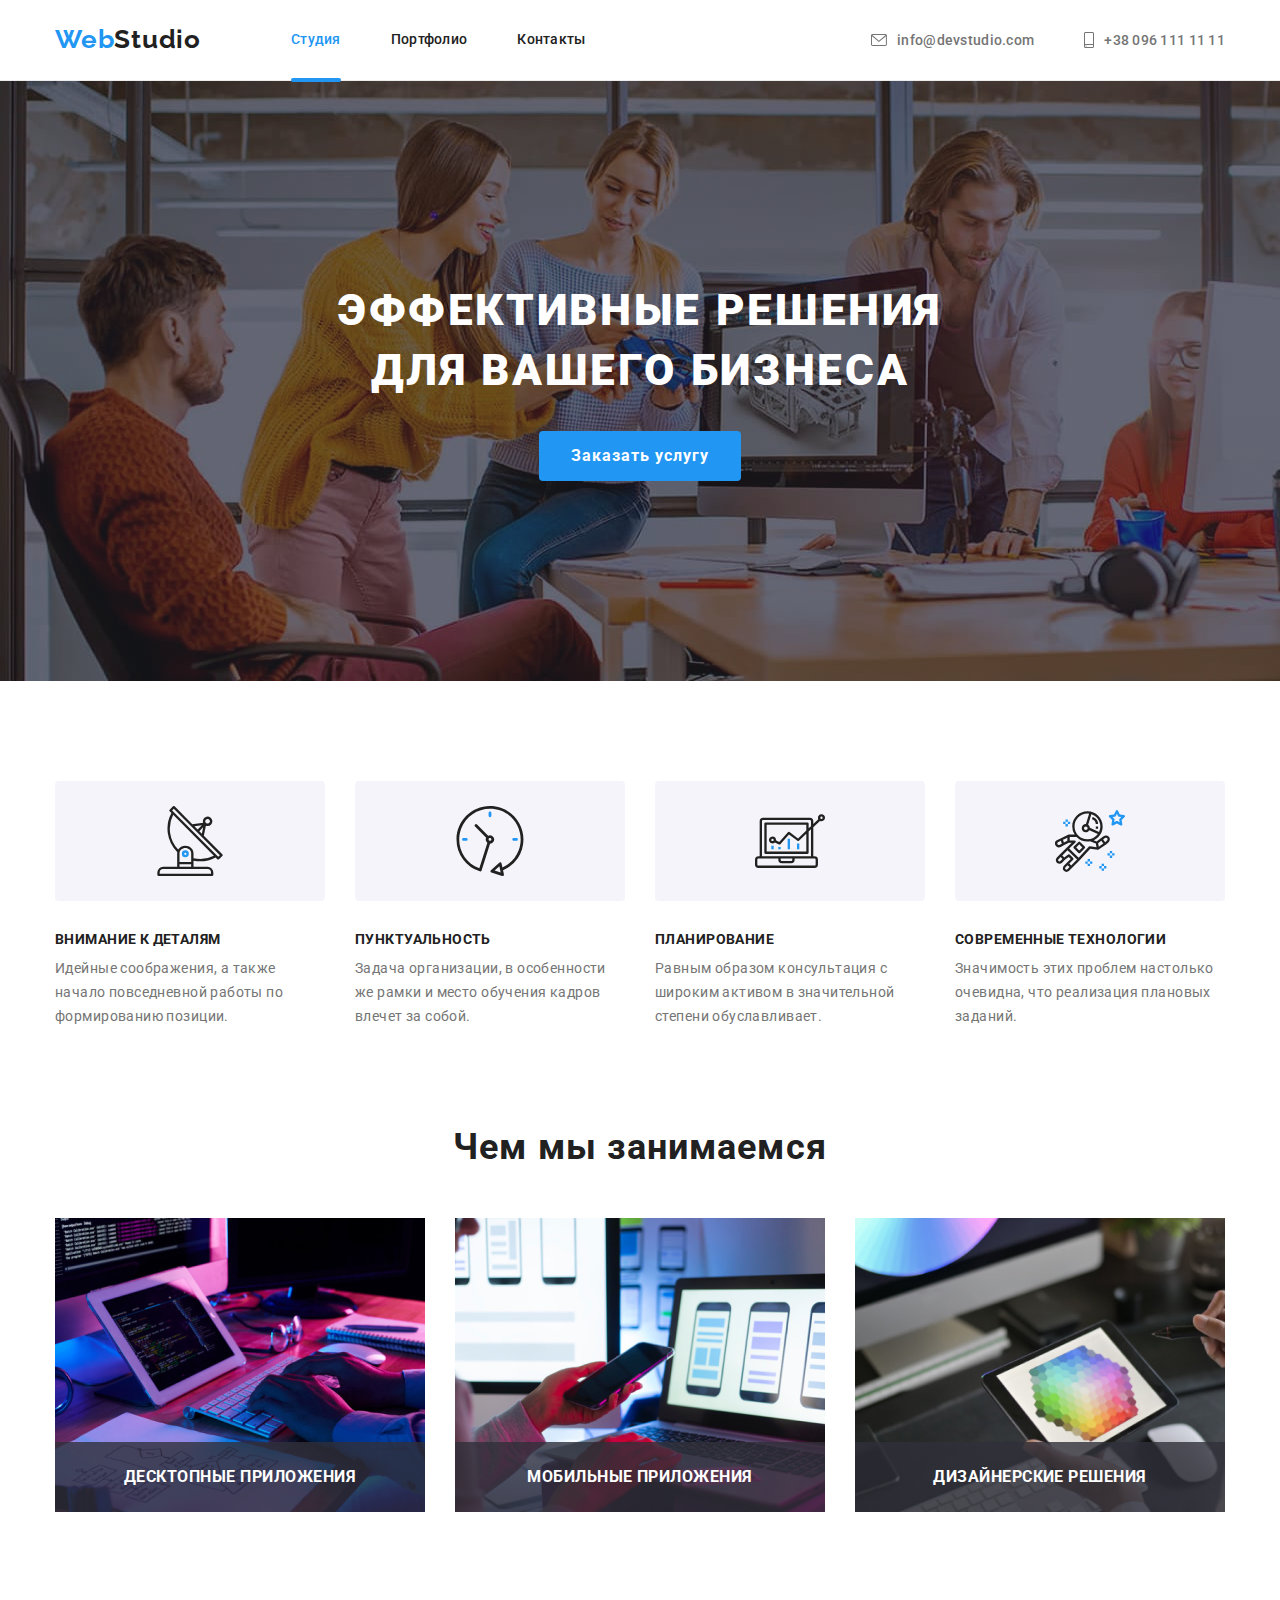
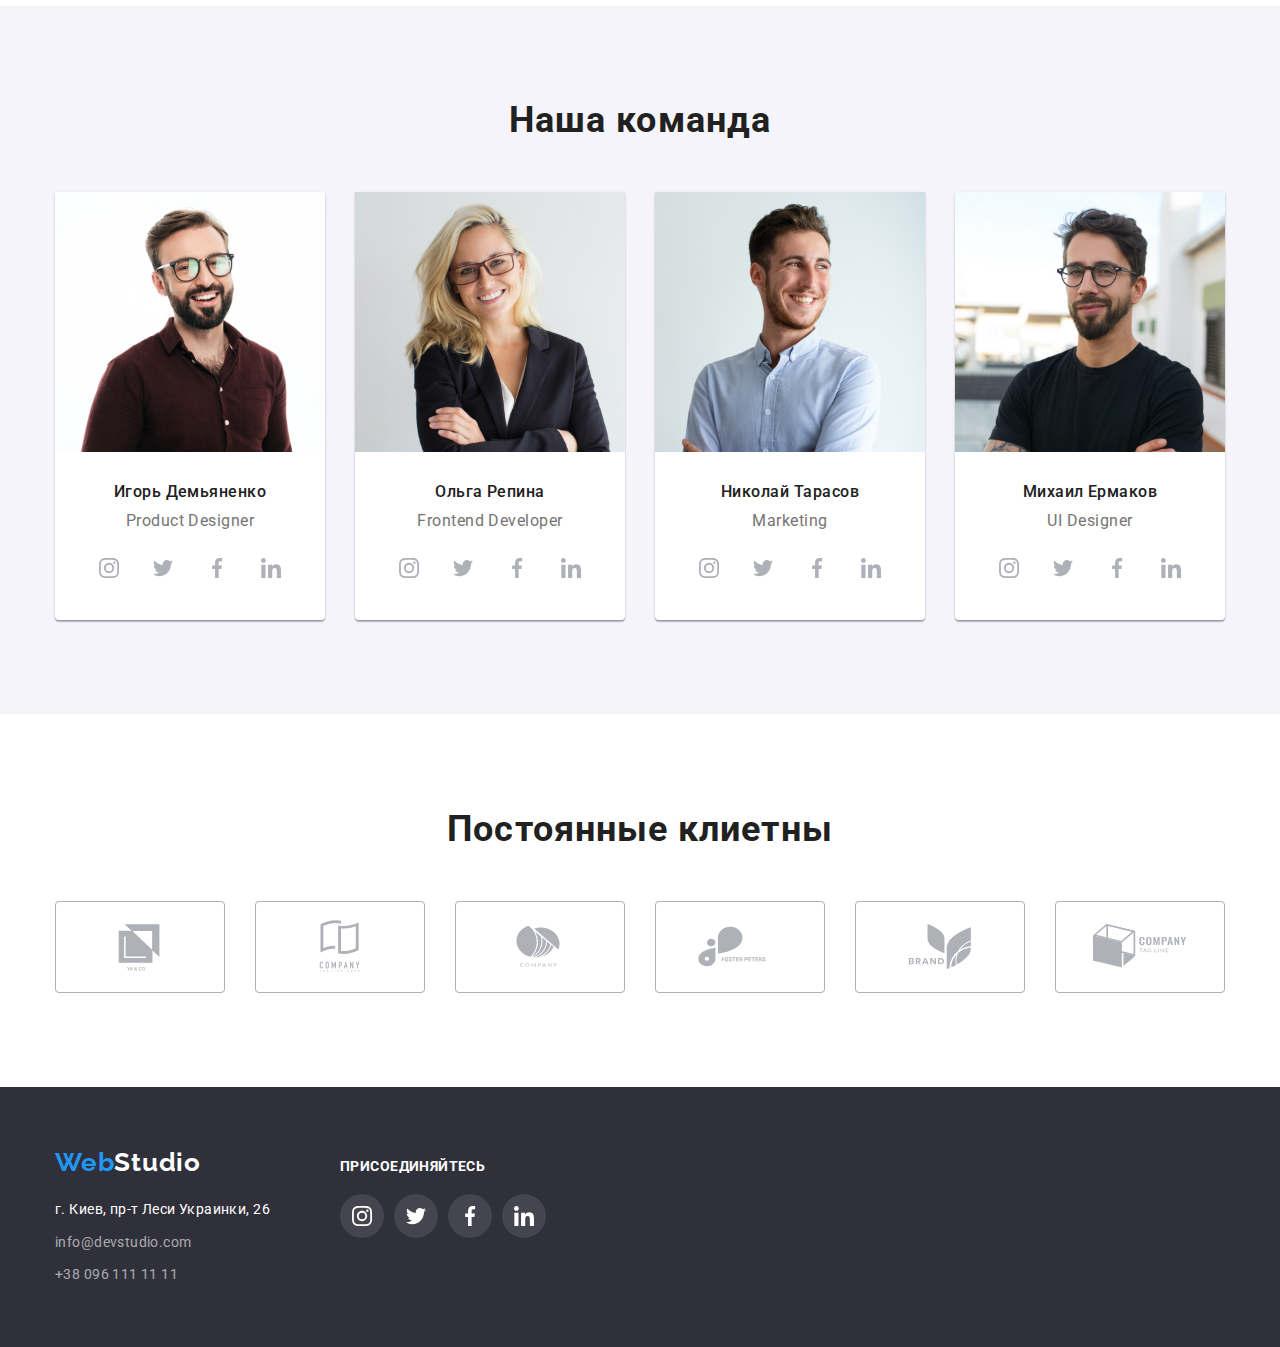
<file: index.html>
<!DOCTYPE html>
<html lang="ru">
  <head>
    <meta charset="UTF-8" />
    <meta http-equiv="X-UA-Compatible" content="IE=edge" />
    <meta name="viewport" content="width=device-width, initial-scale=1.0" />
    <title>WebStudio</title>
    <link rel="preconnect" href="https://fonts.googleapis.com" />
    <link rel="preconnect" href="https://fonts.gstatic.com" crossorigin />
    <link
      href="https://fonts.googleapis.com/css2?family=Raleway:wght@700&family=Roboto:wght@400;500;700;900&display=swap"
      rel="stylesheet"
    />
    <link
      rel="stylesheet"
      href="https://cdnjs.cloudflare.com/ajax/libs/modern-normalize/1.1.0/modern-normalize.min.css"
    />
    <link rel="stylesheet" href="./css/styles.css" />
  </head>

  <body>
    <!-- Header -->

    <header class="page-header">
      <nav>
        <div class="container">
          <a class="page-logo" href="./index.html"
            >Web<span class="logo-black">Studio</span>
          </a>
          <ul class="site-nav">
            <li>
              <a class="link-active" href="./index.html">Студия</a>
            </li>
            <li><a class="link" href="./portfolio.html">Портфолио</a></li>
            <li><a class="link" href="">Контакты</a></li>
          </ul>
          <ul class="contact">
            <li class="address-list">
              <a class="header-address-link" href="mailto:info@devstudio.com">
                <svg class="nav-mail" width="16px" height="12px">
                  <use
                    href="./images/icon/symbol-defs-main.svg#icon-envelope-hovermail"
                  ></use>
                </svg>
                info@devstudio.com
              </a>
            </li>
            <li class="address-list">
              <a class="header-address-link" href="tel:+380961111111">
                <svg class="nav-phone" width="10" height="16">
                  <use
                    href="./images/icon/symbol-defs-main.svg#icon-smartphonephone"
                  ></use>
                </svg>
                +38 096 111 11 11
              </a>
            </li>
          </ul>
        </div>
      </nav>
    </header>

    <main>
      <section class="solutions-section">
        <!-- Решения бизнеса -->
        <div class="container solution-block">
          <h1 class="solution-text">Эффективные решения для вашего бизнеса</h1>
          <button class="button solution" type="button" data-modal-open>
            Заказать услугу
          </button>
        </div>
        <div class="backdrop is-hidden" data-modal>
          <div class="modal">
            <button class="modal-button" type="button" data-modal-close>
              <svg class="modal-close-icon" width="18" height="18">
                <use
                  href="./images/icon/symbol-defs-main.svg#icon-close-black-18dp-2-1"
                ></use>
              </svg>
            </button>
          </div>
        </div>
      </section>

      <!-- Особенности -->

      <section class="features-section">
        <div class="container">
          <h2 class="features">Особенности</h2>
          <ul class="features-set">
            <li class="features-list">
              <div class="features-svg">
                <svg class="features-icon" width="70" height="70">
                  <use
                    href="./images/icon/symbol-defs-main.svg#icon-antenna-1-3"
                  ></use>
                </svg>
              </div>
              <h3 class="features-title">Внимание к деталям</h3>
              <p class="featurestitle-text">
                Идейные соображения, а также начало повседневной работы по
                формированию позиции.
              </p>
            </li>
            <li class="features-list">
              <div class="features-svg">
                <svg class="features-icon" width="70" height="70">
                  <use
                    href="./images/icon/symbol-defs-main.svg#icon-clock-1-3"
                  ></use>
                </svg>
              </div>
              <h3 class="features-title">Пунктуальность</h3>
              <p class="featurestitle-text">
                Задача организации, в особенности же рамки и место обучения
                кадров влечет за собой.
              </p>
            </li>
            <li class="features-list">
              <div class="features-svg">
                <svg class="features-icon" width="70" height="70">
                  <use
                    href="./images/icon/symbol-defs-main.svg#icon-diagram-1-3"
                  ></use>
                </svg>
              </div>
              <h3 class="features-title">Планирование</h3>
              <p class="featurestitle-text">
                Равным образом консультация с широким активом в значительной
                степени обуславливает.
              </p>
            </li>
            <li class="features-list">
              <div class="features-svg">
                <svg class="features-icon" width="70" height="70">
                  <use
                    href="./images/icon/symbol-defs-main.svg#icon-astronaut-1-3"
                  ></use>
                </svg>
              </div>
              <h3 class="features-title">Современные технологии</h3>
              <p class="featurestitle-text">
                Значимость этих проблем настолько очевидна, что реализация
                плановых заданий.
              </p>
            </li>
          </ul>
        </div>
      </section>

      <!-- Деятельность -->

      <section class="activity-section">
        <div class="container">
          <h2 class="activity">Чем мы занимаемся</h2>
          <ul class="activity-img">
            <li>
              <div class="thumb">
                <img src="./images/img.jpg" alt="Пишем код" width="370" />
                <div class="activity-thumb">
                  <p class="activity-p">Десктопные приложения</p>
                </div>
              </div>
            </li>
            <li>
              <div class="thumb">
                <img src="./images/img-2.jpg" alt="Адаптируем" width="370" />
                <div class="activity-thumb">
                  <p class="activity-p">Мобильные приложения</p>
                </div>
              </div>
            </li>
            <li>
              <div class="thumb">
                <img src="./images/img-3.jpg" alt="Обновляем" width="370" />
                <div class="activity-thumb">
                  <p class="activity-p">Дизайнерские решения</p>
                </div>
              </div>
            </li>
          </ul>
        </div>
      </section>

      <!-- Команда -->

      <section class="team-section">
        <div class="container">
          <h2 class="team">Наша команда</h2>
          <ul class="team-members">
            <li class="main-member-list">
              <img
                class="photo-t"
                src="./images/igor.jpg"
                alt="Игорь"
                width="270"
              />
              <div class="name-pos">
                <h3 class="member-name">Игорь Демьяненко</h3>
                <p class="member-pos">Product Designer</p>
                <ul class="member-list">
                  <li class="member-list-item">
                    <a href="#" class="social-button-member">
                      <svg class="svg-member-icon" width="20" height="20">
                        <use
                          href="./images/icon/symbol-defs-main.svg#icon-instagram-2-2"
                        ></use>
                      </svg>
                    </a>
                  </li>
                  <li class="member-list-item">
                    <a href="#" class="social-button-member">
                      <svg class="svg-member-icon" width="20" height="20">
                        <use
                          href="./images/icon/symbol-defs-main.svg#icon-twitter-1-2"
                        ></use>
                      </svg>
                    </a>
                  </li>
                  <li class="member-list-item">
                    <a href="#" class="social-button-member">
                      <svg class="svg-member-icon" width="20" height="20">
                        <use
                          href="./images/icon/symbol-defs-main.svg#icon-facebook-1-2"
                        ></use>
                      </svg>
                    </a>
                  </li>
                  <li class="member-list-item">
                    <a href="#" class="social-button-member">
                      <svg class="svg-member-icon" width="20" height="20">
                        <use
                          href="./images/icon/symbol-defs-main.svg#icon-linkedin-1-2"
                        ></use>
                      </svg>
                    </a>
                  </li>
                </ul>
              </div>
            </li>
            <li class="main-member-list">
              <img
                class="photo-t"
                src="./images/olga.jpg"
                alt="Ольга"
                width="270"
              />
              <div class="name-pos">
                <h3 class="member-name">Ольга Репина</h3>
                <p class="member-pos">Frontend Developer</p>
                <ul class="member-list">
                  <li class="member-list-item">
                    <a href="#" class="social-button-member">
                      <svg class="svg-member-icon" width="20" height="20">
                        <use
                          href="./images/icon/symbol-defs-main.svg#icon-instagram-2-2"
                        ></use>
                      </svg>
                    </a>
                  </li>
                  <li class="member-list-item">
                    <a href="#" class="social-button-member">
                      <svg class="svg-member-icon" width="20" height="20">
                        <use
                          href="./images/icon/symbol-defs-main.svg#icon-twitter-1-2"
                        ></use>
                      </svg>
                    </a>
                  </li>
                  <li class="member-list-item">
                    <a href="#" class="social-button-member">
                      <svg class="svg-member-icon" width="20" height="20">
                        <use
                          href="./images/icon/symbol-defs-main.svg#icon-facebook-1-2"
                        ></use>
                      </svg>
                    </a>
                  </li>
                  <li class="member-list-item">
                    <a href="#" class="social-button-member">
                      <svg class="svg-member-icon" width="20" height="20">
                        <use
                          href="./images/icon/symbol-defs-main.svg#icon-linkedin-1-2"
                        ></use>
                      </svg>
                    </a>
                  </li>
                </ul>
              </div>
            </li>
            <li class="main-member-list">
              <img
                class="photo-t"
                src="./images/kolya.jpg"
                alt="Николай"
                width="270"
              />
              <div class="name-pos">
                <h3 class="member-name">Николай Тарасов</h3>
                <p class="member-pos">Marketing</p>
                <ul class="member-list">
                  <li class="member-list-item">
                    <a href="#" class="social-button-member">
                      <svg class="svg-member-icon" width="20" height="20">
                        <use
                          href="./images/icon/symbol-defs-main.svg#icon-instagram-2-2"
                        ></use>
                      </svg>
                    </a>
                  </li>
                  <li class="member-list-item">
                    <a href="#" class="social-button-member">
                      <svg class="svg-member-icon" width="20" height="20">
                        <use
                          href="./images/icon/symbol-defs-main.svg#icon-twitter-1-2"
                        ></use>
                      </svg>
                    </a>
                  </li>
                  <li class="member-list-item">
                    <a href="#" class="social-button-member">
                      <svg class="svg-member-icon" width="20" height="20">
                        <use
                          href="./images/icon/symbol-defs-main.svg#icon-facebook-1-2"
                        ></use>
                      </svg>
                    </a>
                  </li>
                  <li class="member-list-item">
                    <a href="#" class="social-button-member">
                      <svg class="svg-member-icon" width="20" height="20">
                        <use
                          href="./images/icon/symbol-defs-main.svg#icon-linkedin-1-2"
                        ></use>
                      </svg>
                    </a>
                  </li>
                </ul>
              </div>
            </li>
            <li class="main-member-list">
              <img
                class="photo-t"
                src="./images//misha.jpg"
                alt="Михаил"
                width="270"
              />
              <div class="name-pos">
                <h3 class="member-name">Михаил Ермаков</h3>
                <p class="member-pos">UI Designer</p>
                <ul class="member-list">
                  <li class="member-list-item">
                    <a href="#" class="social-button-member">
                      <svg class="svg-member-icon" width="20" height="20">
                        <use
                          href="./images/icon/symbol-defs-main.svg#icon-instagram-2-2"
                        ></use>
                      </svg>
                    </a>
                  </li>
                  <li class="member-list-item">
                    <a href="#" class="social-button-member">
                      <svg class="svg-member-icon" width="20" height="20">
                        <use
                          href="./images/icon/symbol-defs-main.svg#icon-twitter-1-2"
                        ></use>
                      </svg>
                    </a>
                  </li>
                  <li class="member-list-item">
                    <a href="#" class="social-button-member">
                      <svg class="svg-member-icon" width="20" height="20">
                        <use
                          href="./images/icon/symbol-defs-main.svg#icon-facebook-1-2"
                        ></use>
                      </svg>
                    </a>
                  </li>
                  <li class="member-list-item">
                    <a href="#" class="social-button-member">
                      <svg class="svg-member-icon" width="20" height="20">
                        <use
                          href="./images/icon/symbol-defs-main.svg#icon-linkedin-1-2"
                        ></use>
                      </svg>
                    </a>
                  </li>
                </ul>
              </div>
            </li>
          </ul>
        </div>
      </section>

      <!--Постоянные клиенты-->
      <section class="clients-sect">
        <div class="container">
          <h1>Постоянные клиетны</h1>
          <ul class="clients-list">
            <li class="list-item">
              <a href="#" class="clients-list-item">
                <svg class="clients-icon" width="106" height="60">
                  <use
                    href="./images/icon/symbol-defs-main.svg#icon-Logo"
                  ></use>
                </svg>
              </a>
            </li>

            <li class="list-item">
              <a href="#" class="clients-list-item">
                <svg class="clients-icon" width="106" height="60">
                  <use
                    href="./images/icon/symbol-defs-main.svg#icon-Logo2"
                  ></use>
                </svg>
              </a>
            </li>
            <li class="list-item">
              <a href="#" class="clients-list-item">
                <svg class="clients-icon" width="106" height="60">
                  <use
                    href="./images/icon/symbol-defs-main.svg#icon-Logo3"
                  ></use>
                </svg>
              </a>
            </li>
            <li class="list-item">
              <a href="#" class="clients-list-item">
                <svg class="clients-icon" width="84" height="41">
                  <use
                    href="./images/icon/symbol-defs-main.svg#icon-group4"
                  ></use>
                </svg>
              </a>
            </li>
            <li class="list-item">
              <a href="#" class="clients-list-item">
                <svg class="clients-icon" width="106" height="60">
                  <use
                    href="./images/icon/symbol-defs-main.svg#icon-Logo5"
                  ></use>
                </svg>
              </a>
            </li>
            <li class="list-item">
              <a href="#" class="clients-list-item">
                <svg class="clients-icon" width="106" height="60">
                  <use
                    href="./images/icon/symbol-defs-main.svg#icon-Logo6"
                  ></use>
                </svg>
              </a>
            </li>
          </ul>
        </div>
      </section>
    </main>

    <!-- Футер -->
    <footer class="page-footer">
      <div class="main-footer-cont container">
        <div class="logo-footer-container">
          <a href="./index.html" class="page-footer-logo"
            >Web<span class="footer-whitelogo">Studio</span></a
          >
          <address class="address-footer">
            <ul class="footer-block">
              <li>
                <a class="footer-map-link" href="https://bit.ly/3pXMvUd"
                  >г. Киев, пр-т Леси Украинки, 26</a
                >
              </li>
              <li>
                <a class="footer-address-link" href="mailto:info@devstudio.com"
                  >info@devstudio.com</a
                >
              </li>
              <li>
                <a class="footer-address-link" href="tel:+380961111111"
                  >+38 096 111 11 11</a
                >
              </li>
            </ul>
          </address>
        </div>
        <div class="footer-social">
          <h3>Присоединяйтесь</h3>
          <ul class="footer-link">
            <li class="footer-link-list">
              <a href="#" class="social-button">
                <svg class="svg-icon" width="20" height="20">
                  <use
                    href="./images/icon/symbol-defs-main.svg#icon-instagram-2-2"
                  ></use>
                </svg>
              </a>
            </li>
            <li class="footer-link-list">
              <a href="#" class="social-button">
                <svg class="svg-icon" width="20" height="20">
                  <use
                    href="./images/icon/symbol-defs-main.svg#icon-twitter-1-2"
                  ></use>
                </svg>
              </a>
            </li>
            <li class="footer-link-list">
              <a href="#" class="social-button">
                <svg class="svg-icon" width="20" height="20">
                  <use
                    href="./images/icon/symbol-defs-main.svg#icon-facebook-1-2"
                  ></use>
                </svg>
              </a>
            </li>
            <li class="footer-link-list">
              <a href="#" class="social-button">
                <svg class="svg-icon" width="20" height="20">
                  <use
                    href="./images/icon/symbol-defs-main.svg#icon-linkedin-1-2"
                  ></use>
                </svg>
              </a>
            </li>
          </ul>
        </div>
      </div>
    </footer>
    <script src="./js/modal.js"></script>
  </body>
</html>
</file>
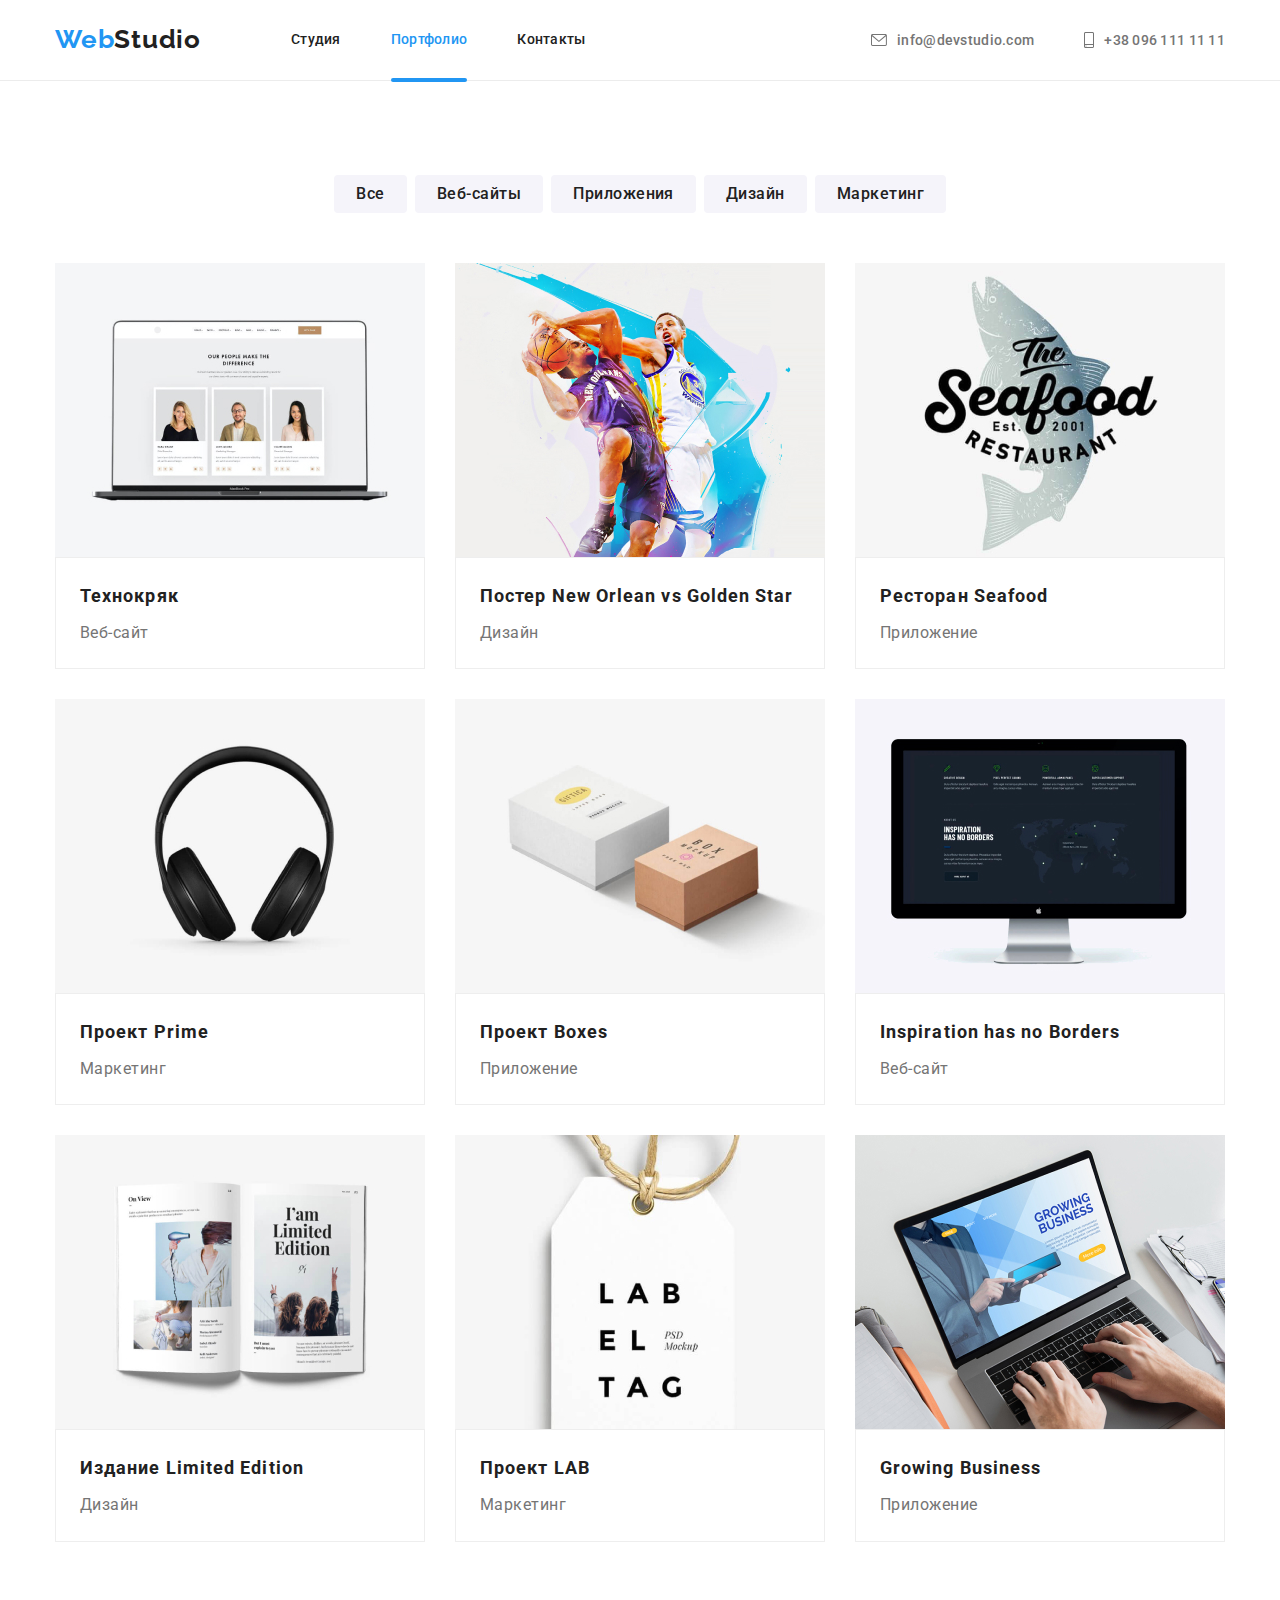
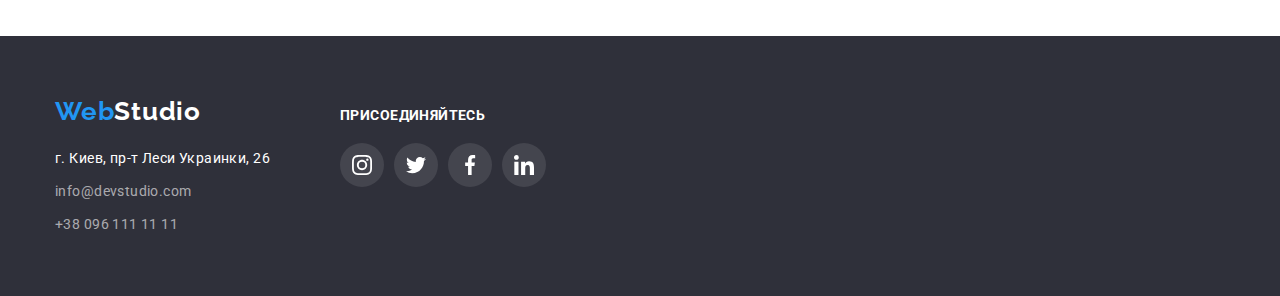
<file: portfolio.html>
<!DOCTYPE html>
<html lang="ru">
  <head>
    <meta charset="UTF-8" />
    <meta http-equiv="X-UA-Compatible" content="IE=edge" />
    <meta name="viewport" content="width=device-width, initial-scale=1.0" />
    <title>WebStudio</title>
    <link rel="preconnect" href="https://fonts.googleapis.com" />
    <link rel="preconnect" href="https://fonts.gstatic.com" crossorigin />
    <link
      href="https://fonts.googleapis.com/css2?family=Raleway:wght@700&family=Roboto:wght@400;500;700;900&display=swap"
      rel="stylesheet"
    />
    <link
      rel="stylesheet"
      href="https://cdnjs.cloudflare.com/ajax/libs/modern-normalize/1.1.0/modern-normalize.min.css"
    />
    <link rel="stylesheet" href="./css/styles.css" />
  </head>

  <body>
    <!-- Header -->
    <header class="page-header">
      <nav>
        <div class="container">
          <a class="page-logo" href="./index.html"
            >Web<span class="logo-black">Studio</span>
          </a>
          <ul class="site-nav">
            <li><a class="link" href="./index.html">Студия</a></li>
            <li>
              <a class="link-active" href="./portfolio.html">Портфолио</a>
            </li>
            <li><a class="link" href="">Контакты</a></li>
          </ul>
          <ul class="contact">
            <li class="address-list">
              <a class="header-address-link" href="mailto:info@devstudio.com">
                <svg class="nav-mail" width="16px" height="12px">
                  <use
                    href="./images/icon/symbol-defs-main.svg#icon-envelope-hovermail"
                  ></use>
                </svg>
                info@devstudio.com
              </a>
            </li>
            <li class="address-list">
              <a class="header-address-link" href="tel:+380961111111">
                <svg class="nav-phone" width="10" height="16">
                  <use
                    href="./images/icon/symbol-defs-main.svg#icon-smartphonephone"
                  ></use>
                </svg>
                +38 096 111 11 11
              </a>
            </li>
          </ul>
        </div>
      </nav>
    </header>

    <main>
      <section class="worklist-sect">
        <h1 class="worklist">Наши работы</h1>
        <div class="container">
          <ul class="button-panel">
            <li>
              <button type="button" class="button-secondary">Все</button>
            </li>
            <li>
              <button type="button" class="button-secondary">Веб-сайты</button>
            </li>
            <li>
              <button type="button" class="button-secondary">Приложения</button>
            </li>
            <li>
              <button type="button" class="button-secondary">Дизайн</button>
            </li>
            <li>
              <button type="button" class="button-secondary">Маркетинг</button>
            </li>
          </ul>
          <ul class="photo-list">
            <li class="portf-link">
              <a href="" class="img-box">
                <div class="portf-thumb">
                  <img src="./images/img-8.jpg" alt="Ноутбук" width="370" />
                  <div class="portf-thumb-hov">
                    <p class="portf-p">
                      Ресурс предлагает комплексные предложения с разным уровнем
                      функционала и сервисов. Все это позволит посетителю
                      получить исчерпывающие сведения <br />
                      о компании или частном лице.
                    </p>
                  </div>
                </div>
                <div class="ph-bord">
                  <h2 class="title">Технокряк</h2>
                  <p class="title-text">Веб-сайт</p>
                </div>
              </a>
            </li>
            <li class="portf-link">
              <a href="" class="img-box">
                <div class="portf-thumb">
                  <img
                    src="./images/img-9.jpg"
                    alt="баскетбольная игра"
                    width="370"
                  />
                  <div class="portf-thumb-hov">
                    <p class="portf-p">
                      Ресурс предлагает комплексные предложения с разным уровнем
                      функционала и сервисов. Все это позволит посетителю
                      получить исчерпывающие сведения <br />
                      о компании или частном лице.
                    </p>
                  </div>
                </div>
                <div class="ph-bord">
                  <h2 class="title">Постер New Orlean vs Golden Star</h2>
                  <p class="title-text">Дизайн</p>
                </div>
              </a>
            </li>
            <li class="portf-link">
              <a href="" class="img-box">
                <div class="portf-thumb">
                  <img
                    src="./images/img-10.jpg"
                    alt="лого ресторана"
                    width="370"
                  />
                  <div class="portf-thumb-hov">
                    <p class="portf-p">
                      Ресурс предлагает комплексные предложения с разным уровнем
                      функционала и сервисов. Все это позволит посетителю
                      получить исчерпывающие сведения <br />
                      о компании или частном лице.
                    </p>
                  </div>
                </div>
                <div class="ph-bord">
                  <h2 class="title">Ресторан Seafood</h2>
                  <p class="title-text">Приложение</p>
                </div>
              </a>
            </li>
            <li class="portf-link">
              <a href="" class="img-box">
                <div class="portf-thumb">
                  <img src="./images/img-11.jpg" alt="наушники" width="370" />
                  <div class="portf-thumb-hov">
                    <p class="portf-p">
                      Ресурс предлагает комплексные предложения с разным уровнем
                      функционала и сервисов. Все это позволит посетителю
                      получить исчерпывающие сведения <br />
                      о компании или частном лице.
                    </p>
                  </div>
                </div>
                <div class="ph-bord">
                  <h2 class="title">Проект Prime</h2>
                  <p class="title-text">Маркетинг</p>
                </div>
              </a>
            </li>
            <li class="portf-link">
              <a href="" class="img-box">
                <div class="portf-thumb">
                  <img src="./images/img-12.jpg" alt="коробки" width="370" />
                  <div class="portf-thumb-hov">
                    <p class="portf-p">
                      Ресурс предлагает комплексные предложения с разным уровнем
                      функционала и сервисов. Все это позволит посетителю
                      получить исчерпывающие сведения <br />
                      о компании или частном лице.
                    </p>
                  </div>
                </div>
                <div class="ph-bord">
                  <h2 class="title">Проект Boxes</h2>
                  <p class="title-text">Приложение</p>
                </div>
              </a>
            </li>
            <li class="portf-link">
              <a href="" class="img-box">
                <div class="portf-thumb">
                  <img src="./images/img-13.jpg" alt="компьютер" width="370" />
                  <div class="portf-thumb-hov">
                    <p class="portf-p">
                      Ресурс предлагает комплексные предложения с разным уровнем
                      функционала и сервисов. Все это позволит посетителю
                      получить исчерпывающие сведения <br />
                      о компании или частном лице.
                    </p>
                  </div>
                </div>
                <div class="ph-bord">
                  <h2 class="title">Inspiration has no Borders</h2>
                  <p class="title-text">Веб-сайт</p>
                </div>
              </a>
            </li>
            <li class="portf-link">
              <a href="" class="img-box">
                <div class="portf-thumb">
                  <img src="./images/img-14.jpg" alt="Журнал" width="370" />
                  <div class="portf-thumb-hov">
                    <p class="portf-p">
                      Ресурс предлагает комплексные предложения с разным уровнем
                      функционала и сервисов. Все это позволит посетителю
                      получить исчерпывающие сведения <br />
                      о компании или частном лице.
                    </p>
                  </div>
                </div>
                <div class="ph-bord">
                  <h2 class="title">Издание Limited Edition</h2>
                  <p class="title-text">Дизайн</p>
                </div>
              </a>
            </li>
            <li class="portf-link">
              <a href="" class="img-box">
                <div class="portf-thumb">
                  <img src="./images/img-15.jpg" alt="Бирка" width="370" />
                  <div class="portf-thumb-hov">
                    <p class="portf-p">
                      Ресурс предлагает комплексные предложения с разным уровнем
                      функционала и сервисов. Все это позволит посетителю
                      получить исчерпывающие сведения <br />
                      о компании или частном лице.
                    </p>
                  </div>
                </div>
                <div class="ph-bord">
                  <h2 class="title">Проект LAB</h2>
                  <p class="title-text">Маркетинг</p>
                </div>
              </a>
            </li>
            <li class="portf-link">
              <a href="" class="img-box">
                <div class="portf-thumb">
                  <img src="./images/img-16.jpg" alt="ноутбук" width="370" />
                  <div class="portf-thumb-hov">
                    <p class="portf-p">
                      Ресурс предлагает комплексные предложения с разным уровнем
                      функционала и сервисов. Все это позволит посетителю
                      получить исчерпывающие сведения <br />
                      о компании или частном лице.
                    </p>
                  </div>
                </div>
                <div class="ph-bord">
                  <h2 class="title">Growing Business</h2>
                  <p class="title-text">Приложение</p>
                </div>
              </a>
            </li>
          </ul>
        </div>
      </section>
    </main>
    <footer class="page-footer">
      <div class="main-footer-cont container">
        <div class="logo-footer-container">
          <a href="./index.html" class="page-footer-logo"
            >Web<span class="footer-whitelogo">Studio</span></a
          >
          <address class="address-footer">
            <ul class="footer-block">
              <li>
                <a class="footer-map-link" href="https://bit.ly/3pXMvUd"
                  >г. Киев, пр-т Леси Украинки, 26</a
                >
              </li>
              <li>
                <a class="footer-address-link" href="mailto:info@devstudio.com"
                  >info@devstudio.com</a
                >
              </li>
              <li>
                <a class="footer-address-link" href="tel:+380961111111"
                  >+38 096 111 11 11</a
                >
              </li>
            </ul>
          </address>
        </div>
        <div class="footer-social">
          <h3>Присоединяйтесь</h3>
          <ul class="footer-link">
            <li class="footer-link-list">
              <a href="#" class="social-button">
                <svg class="svg-icon" width="20" height="20">
                  <use
                    href="./images/icon/symbol-defs-main.svg#icon-instagram-2-2"
                  ></use>
                </svg>
              </a>
            </li>
            <li class="footer-link-list">
              <a href="#" class="social-button">
                <svg class="svg-icon" width="20" height="20">
                  <use
                    href="./images/icon/symbol-defs-main.svg#icon-twitter-1-2"
                  ></use>
                </svg>
              </a>
            </li>
            <li class="footer-link-list">
              <a href="#" class="social-button">
                <svg class="svg-icon" width="20" height="20">
                  <use
                    href="./images/icon/symbol-defs-main.svg#icon-facebook-1-2"
                  ></use>
                </svg>
              </a>
            </li>
            <li class="footer-link-list">
              <a href="#" class="social-button">
                <svg class="svg-icon" width="20" height="20">
                  <use
                    href="./images/icon/symbol-defs-main.svg#icon-linkedin-1-2"
                  ></use>
                </svg>
              </a>
            </li>
          </ul>
        </div>
      </div>
    </footer>
  </body>
</html>
</file>
<file: css/styles.css>
:root {
    --primary-color: #757575;
    --secondory-color: #212121;
    --accent-color: #2196F3;
    --white-color: #FFFFFF;
    --background-color: ##E5E5E5;
    --transition: 250ms cubic-bezier(0.4, 0, 0.2, 1);

}

/* BODY */
body {
    font-family: 'Roboto', sans-serif;
    font-weight: 400;
    background-color: var(--background-color);
    font-style: normal;
    text-decoration: none;
    color: var(--white-color);
    margin: auto;
}


h1,
h2,
h3,
h4,
h5,
h6,
p,
ul {
    margin: 0;
}

button {
    font-family: inherit;
}

.container {

    width: 1200px;
    padding-left: 15px;
    padding-right: 15px;
    margin: 0 auto;
}


a {
    text-decoration: none;
}

.site-nav .link:hover,
.site-nav .link:focus {
    color: var(--accent-color);
}

.site-nav .link-active {
    color: var(--accent-color)
}

.header-address-link:hover,
.header-address-link:focus {
    fill: var(--accent-color);
    color: var(--accent-color);
}

/* убирает маркеры */
li {
    list-style: none;
}

.link-active {
    color: var(--accent-color);
}

.link,
.link-active {
    position: relative;
    color: inherit;
    display: block;
    padding-top: 32px;
    padding-bottom: 32px;
    font-weight: 500;
    font-size: 14px;
    line-height: 1.14;
    letter-spacing: 0.02em;
    transition: color var(--transition);
}

.link-active::after {
    content: '';
    position: absolute;
    display: block;
    width: 100%;
    height: 4px;
    border-radius: 2px;
    background-color: #2196F3;
    transform: translateY(30px);



}

/* header */
header {
    border-bottom: 1px solid #ECECEC;
}

header .container {
    display: flex;
    align-items: center;
}

.site-nav {
    display: flex;
    margin: 0;
    padding: 0;
}

.site-nav li {
    margin-left: 50px;
}

.contact li {
    margin-left: 50px;
}

.site-nav li:first-child {
    margin-left: 0;
}

.contact {
    display: flex;
    margin-left: auto;
}


.page-logo {
    font-family: 'Raleway';
    font-weight: 700;
    font-size: 26px;
    line-height: 1.2;
    letter-spacing: 0.03em;
    color: var(--accent-color);
    text-decoration: none;
    margin-right: 90px;

}

.logo-black {
    color: var(--secondory-color);
}

.page-footer {
    color: var(--white-color);
}

.page-header {
    color: var(--secondory-color);
    font-weight: 500;
    font-size: 14px;
    line-height: 1.15;
    letter-spacing: 0.02em;
    list-style: none;
    background-color: var(--white-color);
}


.header-address-link {
    color: var(--primary-color);
    display: flex;
    align-items: center;
    fill: var(--primary-color);
    padding-top: 32px;
    padding-bottom: 32px;
    transition: color var(--transition), fill var(--transition);
}

.address-list {
    margin: 0;
    padding: 0;
    display: flex;
    align-items: center;

}

.nav-mail {
    margin-right: 10px;

}

.nav-phone {
    margin-right: 10px;

}


/* SOLUTIONS */
.solutions-section {
    background-color: #2F303A;
    height: 600px;
    max-width: 1600px;
    margin-left: auto;
    margin-right: auto;
    padding: 200px 0;
    background-image: linear-gradient(to right, rgba(47, 48, 58, 0.4), rgba(47, 48, 58, 0.4)),
        url(../images/bgim.jpg);
    background-repeat: no-repeat;
}

.solution-block {
    text-align: center;
}

.solution-text {
    font-weight: 900;
    color: var(--white-color);
    font-size: 44px;
    line-height: 1.36;
    text-align: center;
    letter-spacing: 0.06em;
    text-transform: uppercase;
    width: 700px;
    height: 120px;
    margin-left: auto;
    margin-right: auto;

}

.button.solution {
    font-weight: 700;
    font-size: 16px;
    line-height: 1.88;
    text-align: center;
    letter-spacing: 0.06em;
    background-color: var(--accent-color);
    color: var(--white-color);
    margin-top: 30px;
    min-width: 200px;
    display: inline-block;
    border-radius: 4px;
    padding: 10px 32px;
    border: 0;
    cursor: pointer;
    transition: background-color 250ms cubic-bezier(0.4, 0, 0.2, 1);

}

.button.solution:hover,
.button.solution:focus {
    box-shadow: 0px 4px 4px rgba(0, 0, 0, 0.15);
    background: #188CE8;
}

.backdrop {
    position: fixed;
    top: 0;
    left: 0;
    background-color: rgba(0, 0, 0, 0.2);
    width: 100%;
    height: 100%;
    transition: opacity 250ms cubic-bezier(0.4, 0, 0.2, 1);
    z-index: 2;

}

.backdrop.is-hidden {
    opacity: 0;
    pointer-events: none;
}

.modal {
    position: absolute;
    top: 50%;
    left: 50%;
    transform: translate(-50%, -50%);
    width: 528px;
    height: 581px;
    background-color: var(--white-color);
    transition: transform var(--transition);
}

.modal-button {
    display: flex;
    justify-content: center;
    align-items: center;
    position: absolute;
    top: 8px;
    right: 8px;
    padding: 0;
    background-color: #FFFFFF;
    border: 1px solid rgba(0, 0, 0, 0.1);
    border-radius: 50%;
    text-align: center;
    width: 30px;
    height: 30px;
    fill: #000;
    transition-duration: 250ms;
    transition-timing-function: linear;

}

.modal-close-icon {
    margin: 0;
    padding: 0;

}

/* FEATURES */

/* визуално прячет заголовок */
.features {
    position: absolute;
    width: 1px;
    height: 1px;
    margin: -1px;
    border: 0;
    padding: 0;
    white-space: nowrap;
    clip-path: inset(100%);
    clip: rect(0 0 0 0);
    overflow: hidden;
}


.features h3 {
    font-weight: 700;
    font-size: 14px;
    line-height: 1.15;
    letter-spacing: 0.03em;
    text-transform: uppercase;
    color: (var(--secondory-color));
    text-align: center;
}

.features-title {
    text-transform: uppercase;
    margin: 0;
    padding: 0;
    margin-bottom: 10px;
    font-size: 14px;
    line-height: 1.15;
    letter-spacing: 0.03em;
}

h3 {
    color: var(--secondory-color);
}

.features-section {
    display: flex;
    justify-content: center;
    margin: 0;
    padding-top: 100px;
}

.features-set li {
    width: 270px;
}

.features-set li+li {
    margin-left: 30px;

}

.features-set {
    display: flex;
    margin: 0;
    padding: 0;
    justify-content: space-between;
}

.features-svg {
    display: flex;
    width: 270px;
    height: 120px;
    background-color: #F5F4FA;
    justify-content: center;
    align-items: center;
    margin-bottom: 30px;
    border-radius: 4px;
}

.features-list h2 {
    margin-top: 0;
    font-size: 20px;
}

.features-list p {
    margin: 0;
}


.featurestitle-text {
    width: 270px;
    height: 75px;
    color: var(--primary-color);
    margin: 0;
    padding: 0;
    font-size: 14px;
    line-height: 1.7;
    letter-spacing: 0.03em;
}

/* ACTIVITY */
.activity-section {
    display: flex;
    padding-bottom: 94px;
    padding-top: 94px;

}

.activity {
    font-weight: 700;
    font-size: 36px;
    margin: 0;
    padding: 0;
    line-height: 1.17;
    text-align: center;
    letter-spacing: 0.03em;
    color: var(--secondory-color);
    margin-bottom: 50px;

}

.activity-img {
    display: flex;
    justify-content: space-between;
    margin: 0;
    padding: 0;

}

.activitu img {
    display: block;
}

.thumb {
    position: relative;
    display: flex;

}

.activity-thumb {
    position: absolute;
    background-color: rgba(47, 48, 58, 0.8);
    display: flex;
    justify-content: center;
    width: 370px;
    bottom: 0;
    height: 70px;
    align-items: center;


}

.activity-p {
    font-family: inherit;
    font-weight: 700;
    font-size: 16px;
    line-height: 1.14;
    letter-spacing: 0.03em;
    text-transform: uppercase;
    color: var(--white-color);
    text-align: center;

}

/* TEAM */

.team-section {
    font-weight: 700;
    font-size: 36px;
    line-height: 1.5;
    text-align: center;
    letter-spacing: 0.03em;
    padding-top: 94px;
    padding-bottom: 94px;
    background-color: #F5F4FA;

}

.team {
    margin-top: 0;
    margin-bottom: 50px;
    font-weight: 700;
    font-size: 36px;
    line-height: 1.16;
    text-align: center;
    letter-spacing: 0.03em;
    color: var(--secondory-color);
}

.team-members {
    display: flex;
    justify-content: space-between;
    margin: 0;
    padding: 0;
}

.photo-t {
    display: block;
    margin: 0;
    padding: 0;
}

.team-members .main-member-list {
    box-shadow: 0px 1px 3px rgba(0, 0, 0, 0.12),
        0px 1px 1px rgba(0, 0, 0, 0.14),
        0px 2px 1px rgba(0, 0, 0, 0.2);
    border-radius: 0px 0px 4px 4px;
    background-color: var(--white-color);
}

.team-members h3 {
    margin-bottom: 10px;
}

.team .member-pos {
    text-align: center;
    background-color: #F5F4FA;
}

.member-name {
    font-weight: 500;
    font-size: 16px;
    line-height: 1.2;
    letter-spacing: 0.03em;
    text-align: center;
    margin: 0;
    justify-content: space-between;
    list-style: none;
    color: var(--secondory-color);
}

.member-pos {
    margin: 0 0 16px 0;
    padding: 0;
    font-weight: 400;
    font-size: 16px;
    line-height: 1.2;
    text-align: center;
    letter-spacing: 0.03em;
    color: var(--primary-color);
}

.name-pos {
    padding-top: 30px;
    padding-bottom: 30px;

}

.member-social {
    margin-left: 30px;
    margin-right: 30px;
    margin-bottom: 30px;
    margin-top: 20px;
    color: var(--primary-color);


}

.social-button-member {
    display: flex;
    width: 44px;
    height: 44px;
    padding: 0;
    border-radius: 50%;
    border: none;
    align-items: center;
    justify-content: center;
    fill: #AFB1B8;
    background-color: transparent;
    transition: background-color var(--transition),
        fill var(--transition);
}


.social-button-member:hover,
.social-button-member:focus {
    background-color: var(--accent-color);
    fill: var(--white-color);
}

.member-list {
    display: flex;
    justify-content: center;
    padding: 0;

}

.member-list-item {
    padding: 0;

}

.member-list-item:not(:last-child) {
    margin-right: 10px;
}

/* Clients Section */
.clients-sect {
    display: flex;
    padding-top: 94px;
    padding-bottom: 94px;
}

.clients-sect h1 {
    font-family: inherit;
    font-weight: 700;
    font-size: 36px;
    line-height: 1.17;
    letter-spacing: 0.03em;
    color: #212121;
    text-align: center;
    margin-bottom: 50px;
}

.clients-list {
    display: flex;
    justify-content: center;
    padding-left: 0;

}

.clients-list-item {
    display: flex;
    width: 170px;
    height: 92px;
    border: 1px solid #AFB1B8;
    border-radius: 4px;
    justify-content: center;
    align-items: center;
    fill: #AFB1B8;
    transition: border var(--transition), color var(--transition);
    color: #AFB1B8;
}

.list-item:not(:last-child) {
    margin-right: 30px;
}

.clients-list-item:hover,
.clients-list-item:focus {
    fill: var(--accent-color);
    color: var(--accent-color);
    border: 1px solid var(--accent-color);
}


.clients-icon {
    fill: currentColor;
}

/* FOOTER */
.page-footer {
    background-color: #2F303A;
    padding-top: 60px;
    padding-bottom: 60px;
    text-decoration: none;
}

.page-footer-logo {
    font-family: 'Raleway';
    font-weight: 700;
    font-size: 26px;
    line-height: 1.2;
    letter-spacing: 0.03em;
    color: var(--accent-color);



}

.address-footer {
    margin-top: 20px;
    font-style: normal;
    font-weight: 400;
    font-size: 14px;
    line-height: 1.7;
    letter-spacing: 0.03em;

}

.footer-block {
    margin: 0;
    padding: 0;
}

.footer-block li {
    margin-bottom: 9px;
}

.footer-block li:last-child {
    margin-bottom: 0;
}

.footer-whitelogo {
    color: var(--white-color);
}

.footer-map-link {
    font-size: 14px;
    line-height: 1.7;
    letter-spacing: 0.03em;
    color: var(--white-color);
    transition: color var(--transition);
}

.footer-address-link {
    font-size: 14px;
    line-height: 1.7;
    color: rgba(255, 255, 255, 0.6);
    transition: color var(--transition);
}

.footer-address-link:hover,
.footer-address-link:focus {
    color: var(--accent-color);
}

.footer-map-link:hover,
.footer-map-link:focus {
    color: var(--accent-color);
}

.footer-link {
    display: flex;
    margin: 0;
    justify-content: flex-start;
    align-items: center;
    padding: 0;

}

.footer-link-list:not(:first-child) {
    margin-left: 10px;
}


.footer-social {
    align-items: baseline;
    margin-left: 70px;

}

.main-footer-cont {
    display: flex;
    align-items: baseline;
    padding-left: 15px;
    padding-right: 15px;
}

.footer-social h3 {
    font-family: inherit;
    font-weight: 700;
    font-size: 14px;
    line-height: 1.17;
    text-transform: uppercase;
    color: var(--white-color);
    letter-spacing: 0.03em;
    margin-top: 0;
    margin-bottom: 20px;
    text-align: left;
    padding: 0;


}

.footer-link-list {
    margin: 0;
    padding: 0;
    width: 44px;
    height: 44px;
}

.social-button {
    display: flex;
    background-color: rgba(255, 255, 255, 0.1);
    width: 44px;
    height: 44px;
    padding: 0;
    border-radius: 50%;
    border: none;
    align-items: center;
    justify-content: center;
    color: #FFFFFF;
    transition: background-color 250ms cubic-bezier(0.4, 0, 0.2, 1);
}

.svg-icon {
    fill: currentColor;
}

.social-button:hover,
.social-button:focus {
    background-color: var(--accent-color);
}

/* PORTFOLIO */
/* визуално прячет заголовок */
.worklist {
    position: absolute;
    width: 1px;
    height: 1px;
    margin: -1px;
    border: 0;
    padding: 0;
    white-space: nowrap;
    clip-path: inset(100%);
    clip: rect(0 0 0 0);
    overflow: hidden;
}

.worklist-sect {
    padding-top: 94px;
    padding-bottom: 94px;
}

.worklist-sect img {
    display: block;
}

.portf-thumb {
    position: relative;
    overflow: hidden;

}

.portf-link {
    margin-right: 30px;
    margin-bottom: 30px;

}

.portf-thumb-hov {
    position: absolute;
    width: 100%;
    height: 100%;
    display: flex;
    align-items: center;
    top: 0;
    left: 0;
    padding-left: 24px;
    padding-right: 24px;
    background-color: rgba(33, 150, 243, 0.9);
    transform: translateY(100%);
    transition: transform 250ms cubic-bezier(0.4, 0, 0.2, 1);
}


.portf-p {
    font-family: inherit;
    font-weight: 400;
    font-size: 18px;
    line-height: 1.56;
    letter-spacing: 0.03em;
    color: var(--white-color);


}

.img-box:hover .portf-thumb-hov,
.img-box:focus .portf-thumb-hov {
    overflow: visible;
    transform: translateY(0);
}


.button-panel {
    display: flex;
    justify-content: center;
    margin-top: 0;
    margin-bottom: 50px;
    padding-left: 0;
}

.button-panel li+li {
    margin-left: 8px;
}

.button-secondary {

    min-width: 73px;
    display: inline-block;
    border-radius: 4px;
    padding: 6px 22px;
    font-style: normal;
    font-weight: 500;
    font-size: 16px;
    line-height: 1.6;
    text-align: center;
    letter-spacing: 0.03em;
    cursor: pointer;
    font-family: inherit;
    border: none;
    transition: background-color var(--transition), box-shadow var(--transition), color var(--transition);
}

.button-secondary {
    background-color: #F5F4FA;
    color: var(--secondory-color);
}

.button-secondary:hover,
.button-secondary:focus {
    color: var(--white-color);
    background-color: var(--accent-color);
    box-shadow: 0px 3px 1px rgba(0, 0, 0, 0.1), 0px 1px 2px rgba(0, 0, 0, 0.08), 0px 2px 2px rgba(0, 0, 0, 0.12);
}

.photo-list .title {
    margin-top: 0;
    margin-bottom: 4px;
    font-style: normal;
    font-weight: 700;
    font-size: 18px;
    line-height: 2;
    letter-spacing: 0.06em;
    color: var(--secondory-color);

}

.photo-list {
    display: flex;
    flex-wrap: wrap;
    margin-top: 0;
    margin-bottom: 0;
    padding-left: 0;
}


.photo-list li:nth-child(3n) {
    margin-right: 0;
}

.photo-list li:nth-last-child(-n+3) {
    margin-bottom: 0;
}

.img-box {
    display: block;
    transition: box-shadow var(--transition);
}

.img-box:hover,
.img-box:focus {
    box-shadow: 0px 1px 1px rgba(0, 0, 0, 0.12),
        0px 4px 4px rgba(0, 0, 0, 0.06),
        1px 4px 6px rgba(0, 0, 0, 0.16);
}

.ph-bord {
    padding: 20px 24px;
    border: 1px solid #EEEEEE;
}

.photo-list img {
    display: block;
    margin: 0;
    padding: 0;
}

.title-text {

    margin: 0;
    font-style: normal;
    font-weight: 400;
    font-size: 16px;
    line-height: 1.9;
    letter-spacing: 0.03em;
    color: var(--primary-color);
}
</file>
